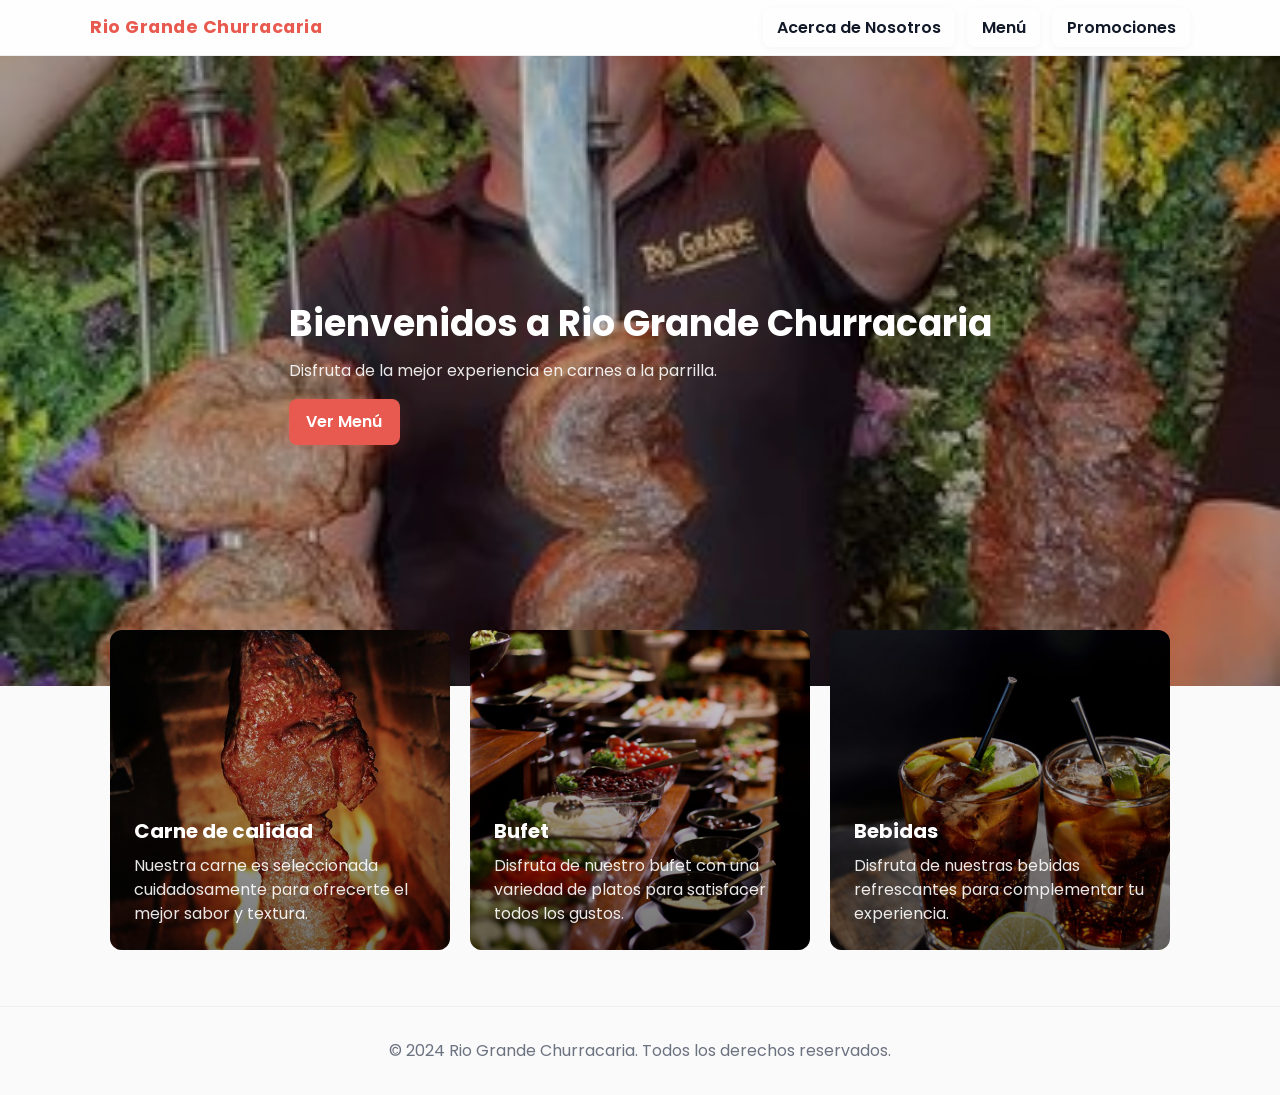
<file: index.html>
<!DOCTYPE html>
<html lang="en">
  <head>
    <meta charset="UTF-8" />
    <meta name="viewport" content="width=device-width, initial-scale=1.0" />
    <title>Rio Grande Churracaria Hollywood</title>
    <link rel="preconnect" href="https://fonts.googleapis.com" />
    <link rel="preconnect" href="https://fonts.gstatic.com" crossorigin />
    <link
      href="https://fonts.googleapis.com/css2?family=Poppins:wght@300;400;600;700&display=swap"
      rel="stylesheet"
    />
    <link rel="stylesheet" href="styles.css" />
  </head>
  <body>
    <header>
      <div class="header-inner container">
        <span class="logo">Rio Grande Churracaria</span>
        <nav aria-label="Main navigation">
          <ul class="nav-list">
            <li>
              <a href="info/info.html" target="_self">Acerca de Nosotros</a>
            </li>
            <li><a href="./menu/menu.html" target="_self">Menú</a></li>
            <li><a href="promociones.html" target="_self">Promociones</a></li>
          </ul>
        </nav>
      </div>
    </header>
    <main>
      <section class="hero" aria-label="Hero">
        <div class="overlay"></div>
        <div class="container hero-content">
          <h1>Bienvenidos a <strong>Rio Grande Churracaria</strong></h1>
          <p>Disfruta de la mejor experiencia en carnes a la parrilla.</p>
          <a href="./menu/menu.html" class="btn">Ver Menú</a>
        </div>
      </section>

      <section class="cards container">
        <article class="card meat" aria-label="Carne de calidad">
          <div class="card-content">
            <h2>Carne de calidad</h2>
            <p>
              Nuestra carne es seleccionada cuidadosamente para ofrecerte el
              mejor sabor y textura.
            </p>
          </div>
        </article>

        <article class="card bufet" aria-label="Bufet">
          <div class="card-content">
            <h2>Bufet</h2>
            <p>
              Disfruta de nuestro bufet con una variedad de platos para
              satisfacer todos los gustos.
            </p>
          </div>
        </article>

        <article class="card drinks" aria-label="Bebidas">
          <div class="card-content">
            <h2>Bebidas</h2>
            <p>
              Disfruta de nuestras bebidas refrescantes para complementar tu
              experiencia.
            </p>
          </div>
        </article>
      </section>
    </main>
    <footer>
      <p>&copy; 2024 Rio Grande Churracaria. Todos los derechos reservados.</p>
    </footer>
  </body>
</html>
</file>
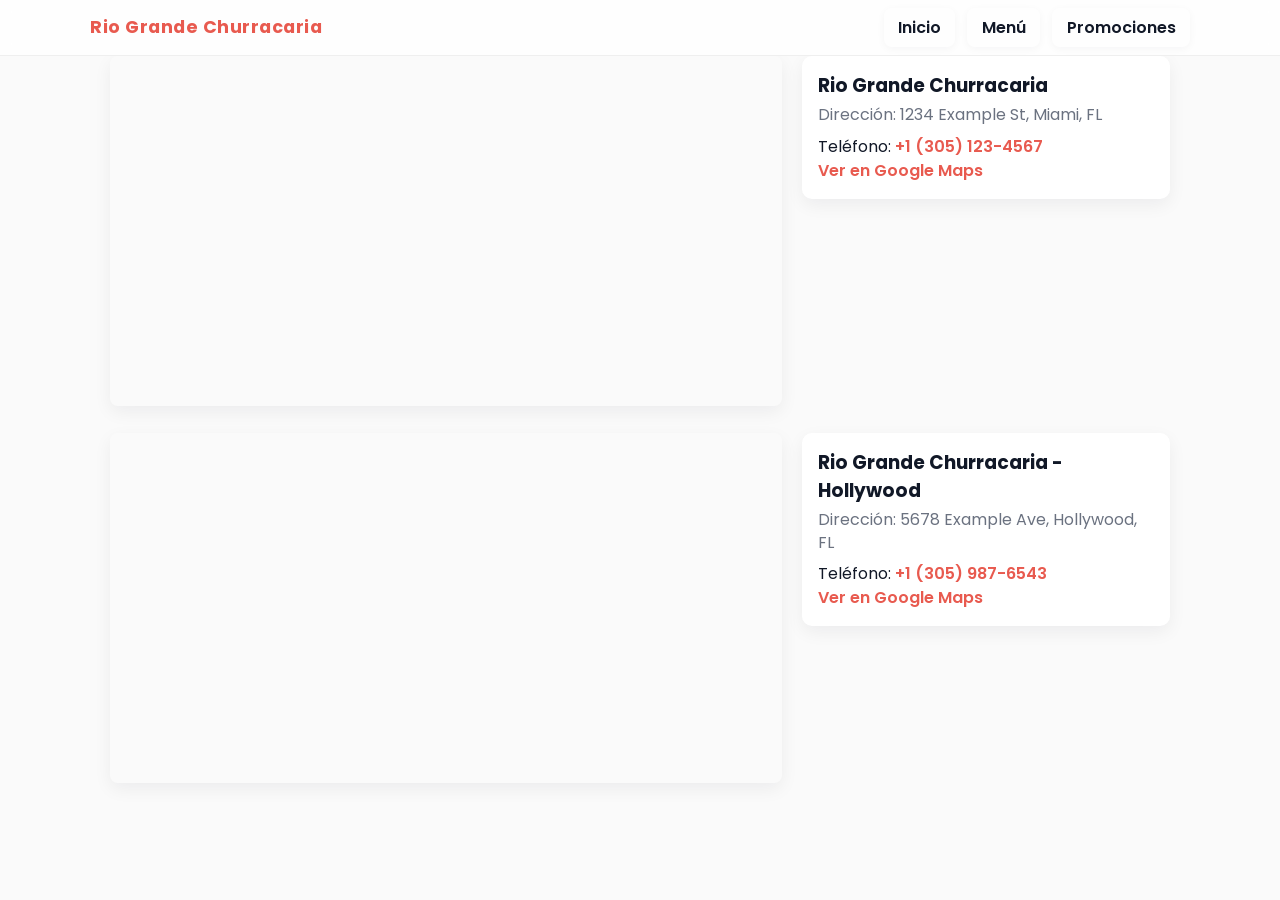
<file: info/info.html>
<!DOCTYPE html>
<html lang="en">
  <head>
    <meta charset="UTF-8" />
    <meta name="viewport" content="width=device-width, initial-scale=1.0" />
    <title>Rio Grande Churracaria</title>
    <link rel="preconnect" href="https://fonts.googleapis.com" />
    <link rel="preconnect" href="https://fonts.gstatic.com" crossorigin />
    <link
      href="https://fonts.googleapis.com/css2?family=Poppins:wght@300;400;600;700&display=swap"
      rel="stylesheet"
    />
    <link rel="stylesheet" href="../styles.css" />
  </head>
  <body>
    <header>
      <div class="header-inner container">
        <span class="logo">Rio Grande Churracaria</span>
        <nav aria-label="Main navigation">
          <ul class="nav-list">
            <li><a href="../index.html" target="_self">Inicio</a></li>
            <li><a href="../menu/menu.html" target="_self">Menú</a></li>
            <li><a href="promociones.html" target="_self">Promociones</a></li>
          </ul>
        </nav>
      </div>
    </header>
    <main class="container">
      <section class="map-row">
        <div class="map-frame">
          <iframe
            src="https://www.google.com/maps/embed?pb=!1m14!1m8!1m3!1d6037.904082106204!2d-80.31051397271771!3d25.864235678011664!3m2!1i1024!2i768!4f13.1!3m3!1m2!1s0x88d9bbe845b437fd%3A0x581b1956e468901e!2sRio%20Grande%20Churrascaria!5e0!3m2!1sen!2sus!4v1767817268062!5m2!1sen!2sus"
            allowfullscreen
            loading="lazy"
            referrerpolicy="no-referrer-when-downgrade"
          ></iframe>
        </div>
        <aside class="map-info">
          <h3>Rio Grande Churracaria</h3>
          <address>Dirección: 1234 Example St, Miami, FL</address>
          <p>Teléfono: <a href="tel:+13051234567">+1 (305) 123-4567</a></p>
          <p>
            <a
              href="https://www.google.com/maps/place/Rio+Grande+Churrascaria"
              target="_blank"
              rel="noopener"
              >Ver en Google Maps</a
            >
          </p>
        </aside>
      </section>

      <section class="map-row">
        <div class="map-frame">
          <iframe
            src="https://www.google.com/maps/embed?pb=!1m18!1m12!1m3!1d3586.1233224757234!2d-80.14999853395612!3d25.99677732323325!2m3!1f0!2f0!3f0!3m2!1i1024!2i768!4f13.1!3m3!1m2!1s0x88d9ab3b532156ff%3A0x846ca0278ebdeb7a!2sRio%20Grande%20Churrascaria%20Hollywood!5e0!3m2!1sen!2sus!4v1767816552973!5m2!1sen!2sus"
            allowfullscreen
            loading="lazy"
            referrerpolicy="no-referrer-when-downgrade"
          ></iframe>
        </div>
        <aside class="map-info">
          <h3>Rio Grande Churracaria - Hollywood</h3>
          <address>Dirección: 5678 Example Ave, Hollywood, FL</address>
          <p>Teléfono: <a href="tel:+13059876543">+1 (305) 987-6543</a></p>
          <p>
            <a
              href="https://www.google.com/maps/place/Rio+Grande+Churrascaria+Hollywood"
              target="_blank"
              rel="noopener"
              >Ver en Google Maps</a
            >
          </p>
        </aside>
      </section>
    </main>
  </body>
</html>
</file>
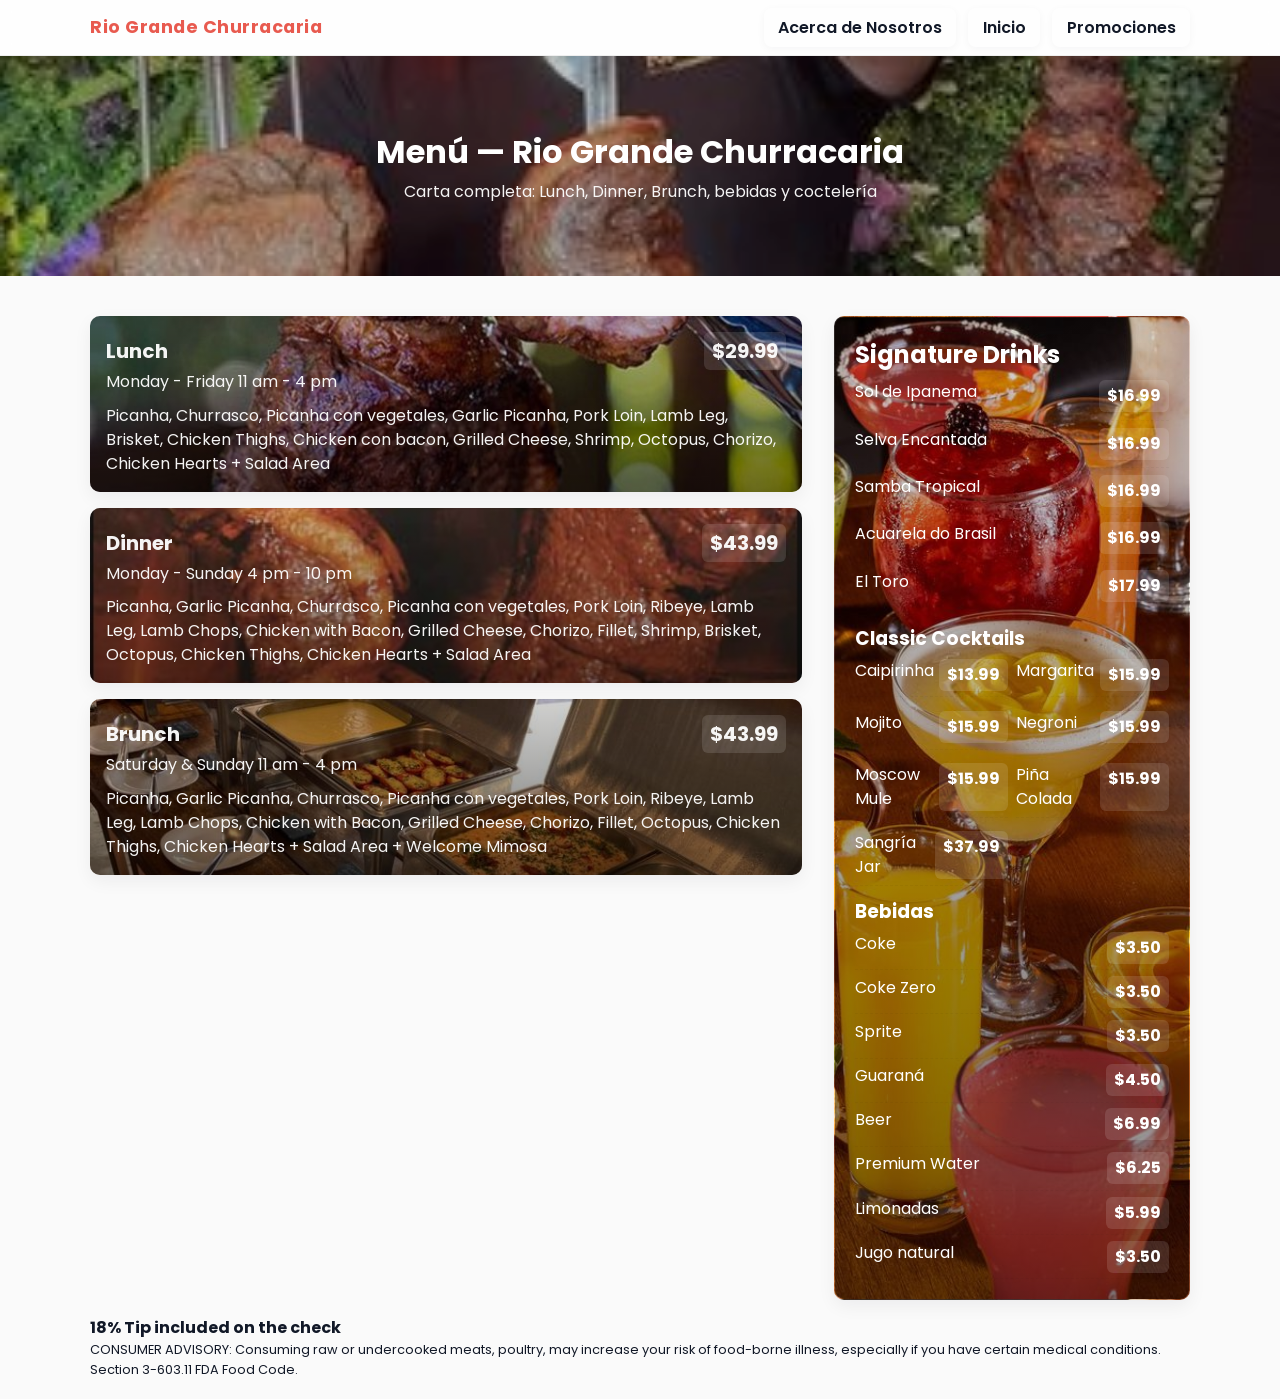
<file: menu/menu.html>
<!DOCTYPE html>
<html lang="en">
  <head>
    <meta charset="UTF-8" />
    <meta name="viewport" content="width=device-width, initial-scale=1.0" />
    <title>Rio Grande Churracaria - Menú</title>
    <link rel="preconnect" href="https://fonts.googleapis.com" />
    <link rel="preconnect" href="https://fonts.gstatic.com" crossorigin />
    <link
      href="https://fonts.googleapis.com/css2?family=Poppins:wght@300;400;600;700&display=swap"
      rel="stylesheet"
    />
    <link rel="stylesheet" href="../styles.css" />
  </head>
  <body>
    <header>
      <div class="header-inner container">
        <span class="logo">Rio Grande Churracaria</span>
        <nav aria-label="Main navigation">
          <ul class="nav-list">
            <li><a href="../info/info.html">Acerca de Nosotros</a></li>
            <li><a href="../index.html">Inicio</a></li>
            <li><a href="promociones.html">Promociones</a></li>
          </ul>
        </nav>
      </div>
    </header>
    <main>
      <section class="menu-hero">
        <div class="container hero-inner">
          <h1>Menú — <strong>Rio Grande Churracaria</strong></h1>
          <p class="lead muted">
            Carta completa: Lunch, Dinner, Brunch, bebidas y coctelería
          </p>
        </div>
      </section>

      <section class="menu-main container">
        <div class="menu-top">
          <div class="menu-left">
            <div class="menu-block lunch">
              <h2>Lunch <span class="price">$29.99</span></h2>
              <p class="muted">Monday - Friday 11 am - 4 pm</p>
              <p class="menu-list">
                Picanha, Churrasco, Picanha con vegetales, Garlic Picanha, Pork
                Loin, Lamb Leg, Brisket, Chicken Thighs, Chicken con bacon,
                Grilled Cheese, Shrimp, Octopus, Chorizo, Chicken Hearts + Salad
                Area
              </p>
            </div>

            <div class="menu-block dinner">
              <h2>Dinner <span class="price">$43.99</span></h2>
              <p class="muted">Monday - Sunday 4 pm - 10 pm</p>
              <p class="menu-list">
                Picanha, Garlic Picanha, Churrasco, Picanha con vegetales, Pork
                Loin, Ribeye, Lamb Leg, Lamb Chops, Chicken with Bacon, Grilled
                Cheese, Chorizo, Fillet, Shrimp, Brisket, Octopus, Chicken
                Thighs, Chicken Hearts + Salad Area
              </p>
            </div>

            <div class="menu-block brunch">
              <h2>Brunch <span class="price">$43.99</span></h2>
              <p class="muted">Saturday & Sunday 11 am - 4 pm</p>
              <p class="menu-list">
                Picanha, Garlic Picanha, Churrasco, Picanha con vegetales, Pork
                Loin, Ribeye, Lamb Leg, Lamb Chops, Chicken with Bacon, Grilled
                Cheese, Chorizo, Fillet, Octopus, Chicken Thighs, Chicken Hearts
                + Salad Area + Welcome Mimosa
              </p>
            </div>
          </div>

          <aside class="menu-right">
            <div class="drinks-section">
              <h2>Signature Drinks</h2>
              <ul class="signature-list">
                <li>
                  <span>Sol de Ipanema</span><span class="price">$16.99</span>
                </li>
                <li>
                  <span>Selva Encantada</span><span class="price">$16.99</span>
                </li>
                <li>
                  <span>Samba Tropical</span><span class="price">$16.99</span>
                </li>
                <li>
                  <span>Acuarela do Brasil</span
                  ><span class="price">$16.99</span>
                </li>
                <li><span>El Toro</span><span class="price">$17.99</span></li>
              </ul>

              <h3>Classic Cocktails</h3>
              <div class="cocktails-grid">
                <div>Caipirinha <span class="price">$13.99</span></div>
                <div>Margarita <span class="price">$15.99</span></div>
                <div>Mojito <span class="price">$15.99</span></div>
                <div>Negroni <span class="price">$15.99</span></div>
                <div>Moscow Mule <span class="price">$15.99</span></div>
                <div>Piña Colada <span class="price">$15.99</span></div>
                <div>Sangría Jar <span class="price">$37.99</span></div>
              </div>

              <h3>Bebidas</h3>
              <ul class="drinks-list">
                <li><span>Coke</span><span class="price">$3.50</span></li>
                <li><span>Coke Zero</span><span class="price">$3.50</span></li>
                <li><span>Sprite</span><span class="price">$3.50</span></li>
                <li><span>Guaraná</span><span class="price">$4.50</span></li>
                <li><span>Beer</span><span class="price">$6.99</span></li>
                <li>
                  <span>Premium Water</span><span class="price">$6.25</span>
                </li>
                <li><span>Limonadas</span><span class="price">$5.99</span></li>
                <li>
                  <span>Jugo natural</span><span class="price">$3.50</span>
                </li>
              </ul>
            </div>
          </aside>
        </div>

        <div class="menu-footer">
          <p class="tip">18% Tip included on the check</p>
          <p class="consumer muted small">
            CONSUMER ADVISORY: Consuming raw or undercooked meats, poultry, may
            increase your risk of food-borne illness, especially if you have
            certain medical conditions. Section 3-603.11 FDA Food Code.
          </p>
        </div>
      </section>
    </main>
  </body>
</html>
</file>
<file: styles.css>
/* Variables y reset */
:root {
  --accent: #e85a4f;
  --dark-overlay: rgba(
    0,
    0,
    0,
    0.22
  ); /* menos opaco para que la imagen principal se vea más clara */
  --muted: #6b7280;
}
* {
  box-sizing: border-box;
  margin: 0;
  padding: 0;
}
html,
body {
  height: 100%;
}
body {
  font-family: "Poppins", sans-serif;
  color: #111827;
  background: #fafafa;
  -webkit-font-smoothing: antialiased;
  -moz-osx-font-smoothing: grayscale;
  line-height: 1.5;
}
.container {
  max-width: 1100px;
  margin: 0 auto;
  padding: 0 1.25rem;
}

/* Header */
header {
  position: sticky;
  top: 0;
  z-index: 40;
  background: rgba(255, 255, 255, 0.78);
  backdrop-filter: blur(8px);
  border-bottom: 1px solid rgba(0, 0, 0, 0.06);
}
header .header-inner {
  display: flex;
  align-items: center;
  justify-content: space-between;
  padding: 0.9rem 0;
}
.logo {
  font-weight: 700;
  color: var(--accent);
  letter-spacing: 0.5px;
  font-size: 1.1rem;
}
.nav-list {
  list-style: none;
  display: flex;
  gap: 0.75rem;
  align-items: center;
  margin: 0;
  padding: 0;
}
.nav-list li {
  list-style: none;
}
.nav-list a {
  color: #111827;
  text-decoration: none;
  padding: 0.5rem 0.9rem;
  border-radius: 8px;
  font-weight: 600;
  transition: background 0.18s, color 0.18s, transform 0.12s;
  box-shadow: 0 2px 8px rgba(16, 24, 40, 0.04);
}
.nav-list a:hover {
  background: rgba(232, 90, 79, 0.09);
  color: var(--accent);
  transform: translateY(-2px);
}
.nav-list a:focus {
  outline: 2px solid rgba(232, 90, 79, 0.18);
  outline-offset: 2px;
}

/* Hero */
.hero {
  min-height: 70vh;
  display: flex;
  align-items: center;
  position: relative;
  background-image: url("img/Place.jpg");
  background-size: cover;
  background-position: center;
  color: #fff;
}
.hero::before {
  content: "";
  position: absolute;
  inset: 0;
  background: var(--dark-overlay);
}
.hero-content {
  position: relative;
  z-index: 1;
  padding: 4rem 0;
}
.hero h1 {
  font-size: 2.25rem;
  margin-bottom: 0.5rem;
}
.hero p {
  color: rgba(255, 255, 255, 0.9);
  margin-bottom: 1rem;
}
.btn {
  display: inline-block;
  background: var(--accent);
  color: #fff;
  padding: 0.7rem 1.1rem;
  border-radius: 8px;
  text-decoration: none;
  font-weight: 600;
  box-shadow: 0 6px 18px rgba(232, 90, 79, 0.18);
  transition: transform 0.15s ease, box-shadow 0.15s;
}
.btn:hover {
  transform: translateY(-3px);
  box-shadow: 0 18px 30px rgba(232, 90, 79, 0.12);
}

/* Cards grid */
.cards {
  display: grid;
  grid-template-columns: repeat(3, 1fr);
  gap: 1.25rem;
  margin-top: -3.5rem;
  padding-bottom: 3.5rem;
}
.card {
  min-height: 320px;
  border-radius: 12px;
  overflow: hidden;
  position: relative;
  color: #fff;
  display: flex;
  align-items: flex-end;
}
.card::before {
  content: "";
  position: absolute;
  inset: 0;
  background: linear-gradient(
    180deg,
    rgba(0, 0, 0, 0.15) 0%,
    rgba(0, 0, 0, 0.55) 100%
  );
}
.card-content {
  position: relative;
  z-index: 1;
  padding: 1.5rem;
}
.card h2 {
  font-size: 1.25rem;
  margin-bottom: 0.5rem;
}
.card p {
  color: rgba(255, 255, 255, 0.9);
}

.meat {
  background-image: url("img/Meats.jpg");
  background-size: cover;
  background-position: center;
}
.bufet {
  background-image: url("img/Bufet.jpg");
  background-size: cover;
  background-position: center;
}
.drinks {
  background-image: url("img/Drinks.jpg");
  background-size: cover;
  background-position: center;
}

/* Footer */
footer {
  padding: 2rem 0;
  text-align: center;
  color: var(--muted);
  border-top: 1px solid rgba(0, 0, 0, 0.04);
}

/* Menu sections */
.menu-section {
  padding: 2.25rem 0;
}
.menu-section h2 {
  font-size: 1.5rem;
  margin-bottom: 0.25rem;
}
.menu-section .muted {
  color: var(--muted);
  margin-bottom: 0.75rem;
}
.menu-grid {
  display: grid;
  grid-template-columns: repeat(3, 1fr);
  gap: 1rem;
}
.menu-item {
  min-height: 160px;
  border-radius: 12px;
  overflow: hidden;
  position: relative;
  color: #fff;
  display: flex;
  align-items: flex-end;
  background-size: cover;
  background-position: center;
  box-shadow: 0 8px 30px rgba(16, 24, 40, 0.06);
  transition: transform 0.18s ease;
}
.menu-item::before {
  content: "";
  position: absolute;
  inset: 0;
  background: linear-gradient(
    180deg,
    rgba(0, 0, 0, 0.12) 0%,
    rgba(0, 0, 0, 0.6) 100%
  );
}
.item-info {
  position: relative;
  z-index: 1;
  padding: 1rem;
  width: 100%;
}
.item-info h3 {
  font-size: 1.05rem;
  margin-bottom: 0.25rem;
}
.item-info .muted {
  color: rgba(255, 255, 255, 0.9);
  font-size: 0.9rem;
}
.price {
  font-weight: 700;
  float: right;
  background: rgba(255, 255, 255, 0.12);
  padding: 0.25rem 0.5rem;
  border-radius: 6px;
}
.menu-item:hover {
  transform: translateY(-6px);
}

/* Menu hero */
.menu-hero {
  background-image: url("../img/Place.jpg");
  background-size: cover;
  background-position: center;
  color: #fff;
  min-height: 220px;
  display: flex;
  align-items: center;
  justify-content: center;
  position: relative;
  margin-bottom: 1.25rem;
}
.menu-hero::before {
  content: "";
  position: absolute;
  inset: 0;
  background: rgba(0, 0, 0, 0.24);
}
.menu-hero .hero-inner {
  position: relative;
  z-index: 1;
  text-align: center;
  padding: 2rem;
  border-radius: 8px;
}
.menu-hero h1 {
  font-size: 2rem;
  margin-bottom: 0.25rem;
}
.menu-hero .lead {
  opacity: 0.95;
}

/* Menu layout */
.menu-main {
  padding: 1.25rem 0;
}
.menu-top {
  display: flex;
  gap: 2rem;
  align-items: flex-start;
}
.menu-left {
  flex: 2;
}
.menu-right {
  flex: 1;
}
.menu-block {
  background: #fff;
  padding: 1rem;
  border-radius: 10px;
  margin-bottom: 1rem;
  box-shadow: 0 6px 18px rgba(16, 24, 40, 0.06);
  position: relative;
  overflow: hidden;
}
.menu-block h2 {
  display: flex;
  justify-content: space-between;
  align-items: center;
  font-size: 1.25rem;
}
.menu-block .muted {
  color: var(--muted);
  margin-bottom: 0.6rem;
}
.menu-list {
  color: #374151;
  line-height: 1.5;
}

/* Background images for menu blocks */
.menu-block.lunch {
  background-image: url("../img/Meat-menu.jpg");
  background-size: cover;
  background-position: center;
  color: #fff;
}
.menu-block.dinner {
  background-image: url("../img/Meat2-menu.jpg");
  background-size: cover;
  background-position: center;
  color: #fff;
}
.menu-block.brunch {
  background-image: url("../img/Bufet-menu.jpg");
  background-size: cover;
  background-position: center;
  color: #fff;
}
.menu-block.lunch::before,
.menu-block.dinner::before,
.menu-block.brunch::before {
  content: "";
  position: absolute;
  inset: 0;
  background: linear-gradient(
    180deg,
    rgba(0, 0, 0, 0.18) 0%,
    rgba(0, 0, 0, 0.55) 100%
  );
  z-index: 0;
}
.menu-block .menu-list,
.menu-block h2,
.menu-block .muted {
  position: relative;
  z-index: 1;
  color: rgba(255, 255, 255, 0.95);
}

/* Drinks section background */
.drinks-section {
  background-image: url("../img/Drinks-menu.jpg");
  background-size: cover;
  background-position: center;
  color: #fff;
  position: relative;
  overflow: hidden;
  padding: 1.25rem; /* más espacio para que el texto no quede pegado al borde */
  border-radius: 10px;
  border: 1px solid rgba(255, 255, 255, 0.12); /* borde sutil como las demás tarjetas */
  box-shadow: 0 6px 18px rgba(16, 24, 40, 0.06);
}
.drinks-section::before {
  content: "";
  position: absolute;
  inset: 0;
  background: linear-gradient(
    180deg,
    rgba(0, 0, 0, 0.16) 0%,
    rgba(0, 0, 0, 0.52) 100%
  );
  z-index: 0;
}
.drinks-section * {
  position: relative;
  z-index: 1;
}

.signature-list {
  list-style: none;
  padding: 0;
  margin: 0 0 1rem 0;
}
.signature-list li {
  display: flex;
  justify-content: space-between;
  padding: 0.45rem 0;
  border-bottom: 1px dashed rgba(0, 0, 0, 0.04);
}
.signature-list li:last-child {
  border-bottom: none;
}

.cocktails-grid {
  display: grid;
  grid-template-columns: repeat(2, 1fr);
  gap: 0.5rem;
  margin-bottom: 0.75rem;
}
.cocktails-grid div {
  display: flex;
  justify-content: space-between;
  padding: 0.35rem 0;
  border-bottom: 1px dashed rgba(0, 0, 0, 0.04);
}

.drinks-list {
  list-style: none;
  padding: 0;
  margin: 0;
}
.drinks-list li {
  display: flex;
  justify-content: space-between;
  padding: 0.35rem 0;
  border-bottom: 1px dashed rgba(0, 0, 0, 0.04);
}

.menu-footer {
  margin-top: 1rem;
}
.tip {
  font-weight: 700;
}
.consumer.small {
  font-size: 0.8rem;
}

/* Maps layout */
.map-row {
  display: flex;
  gap: 1.25rem;
  align-items: flex-start;
  margin-bottom: 1.25rem;
}
.map-frame {
  flex: 2;
}
.map-frame iframe {
  width: 100%;
  height: 350px;
  border: 0;
  border-radius: 8px;
  box-shadow: 0 6px 18px rgba(16, 24, 40, 0.06);
}
.map-info {
  flex: 1;
  background: #fff;
  padding: 1rem;
  border-radius: 10px;
  box-shadow: 0 6px 18px rgba(16, 24, 40, 0.06);
}
.map-info h3 {
  margin-bottom: 0.25rem;
}
.map-info address {
  font-style: normal;
  color: var(--muted);
  line-height: 1.4;
  margin-bottom: 0.5rem;
}
.map-info a {
  color: var(--accent);
  text-decoration: none;
  font-weight: 600;
}
@media (max-width: 900px) {
  .map-row {
    flex-direction: column;
  }
  .map-frame iframe {
    height: 260px;
  }
}

/* Responsive */
@media (max-width: 900px) {
  .cards {
    grid-template-columns: 1fr;
    gap: 1rem;
    margin-top: 1.25rem;
  }
  .menu-grid {
    grid-template-columns: 1fr;
    gap: 0.75rem;
  }
  .hero h1 {
    font-size: 1.75rem;
  }
  .hero {
    min-height: 50vh;
  }
  .nav-list {
    gap: 0.4rem;
  }
  header .header-inner {
    padding: 0.5rem 0;
  }
  .menu-top {
    flex-direction: column;
  }
  .menu-right {
    order: 2;
  }
  .menu-left {
    order: 1;
  }
  .cocktails-grid {
    grid-template-columns: 1fr;
  }
}

/* Hide leftover img tags if any */
img {
  display: none;
}
</file>
